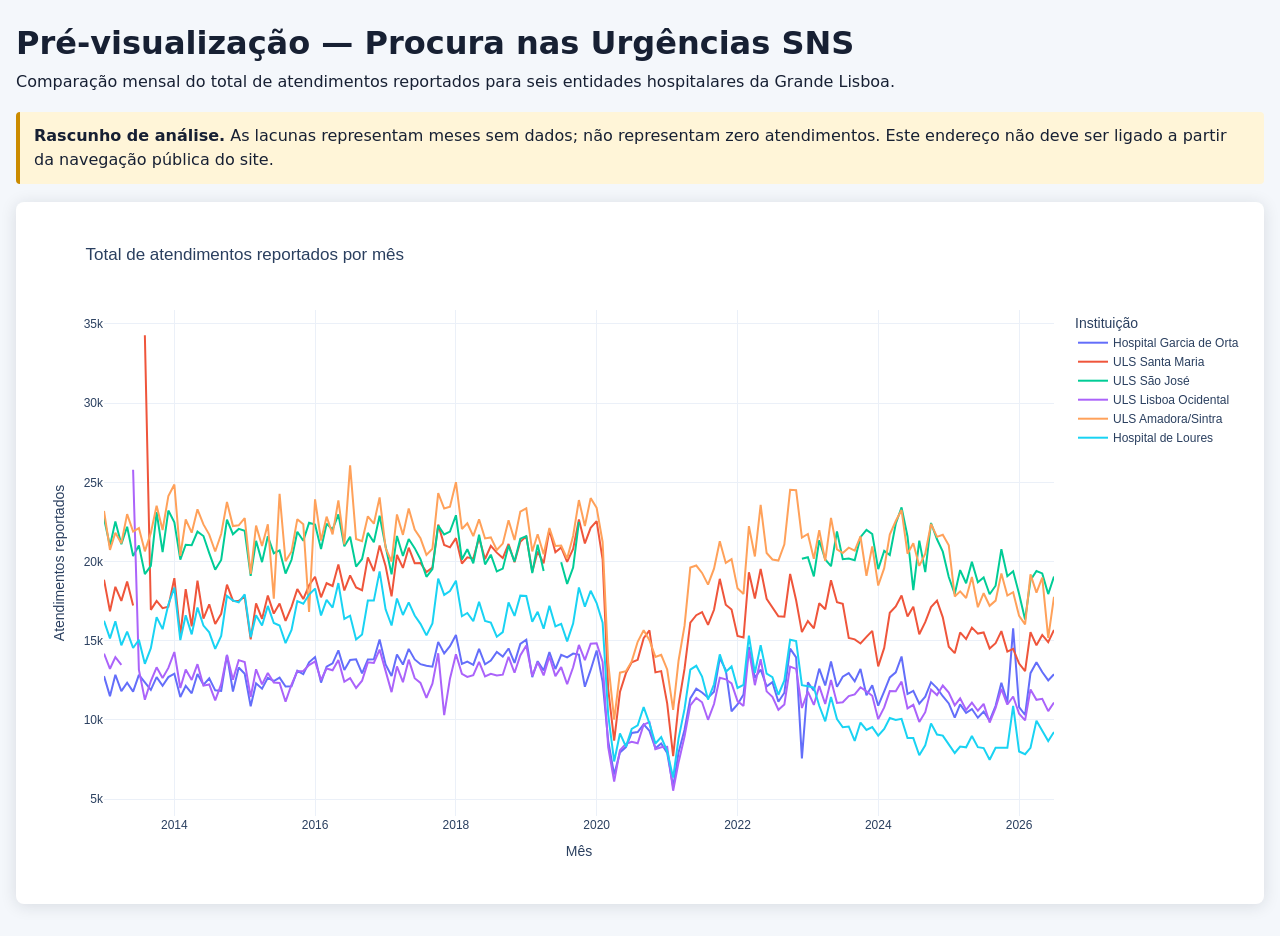
<file: site/laboratorio-sns-urgencias-e6f5d4c7d2e22af9.html>
<!doctype html>
<html lang="pt-PT">
<head>
  <meta charset="utf-8">
  <meta name="viewport" content="width=device-width, initial-scale=1">
  <meta name="robots" content="noindex, nofollow">
  <title>Pré-visualização — Urgências SNS</title>
  <style>
    :root { color-scheme: light; font-family: system-ui, -apple-system, BlinkMacSystemFont, "Segoe UI", sans-serif; }
    body { margin: 0; background: #f4f7fb; color: #172033; }
    main { max-width: 1500px; margin: 0 auto; padding: 24px 16px 32px; }
    h1 { margin: 0 0 8px; font-size: clamp(1.4rem, 3vw, 2rem); }
    p { margin: 0 0 18px; line-height: 1.5; }
    .nota { background: #fff5d8; border-left: 4px solid #cb8b00; border-radius: 4px; padding: 12px 14px; }
    iframe { display: block; width: 100%; height: min(78vh, 850px); min-height: 560px; border: 0; background: white; border-radius: 8px; box-shadow: 0 2px 16px #17203320; }
  </style>
</head>
<body>
  <main>
    <h1>Pré-visualização — Procura nas Urgências SNS</h1>
    <p>Comparação mensal do total de atendimentos reportados para seis entidades hospitalares da Grande Lisboa.</p>
    <p class="nota"><strong>Rascunho de análise.</strong> As lacunas representam meses sem dados; não representam zero atendimentos. Este endereço não deve ser ligado a partir da navegação pública do site.</p>
    <iframe src="serie_temporal_total_reportado_mensal.html" title="Série temporal mensal de atendimentos SNS"></iframe>
  </main>
</body>
</html>
</file>
